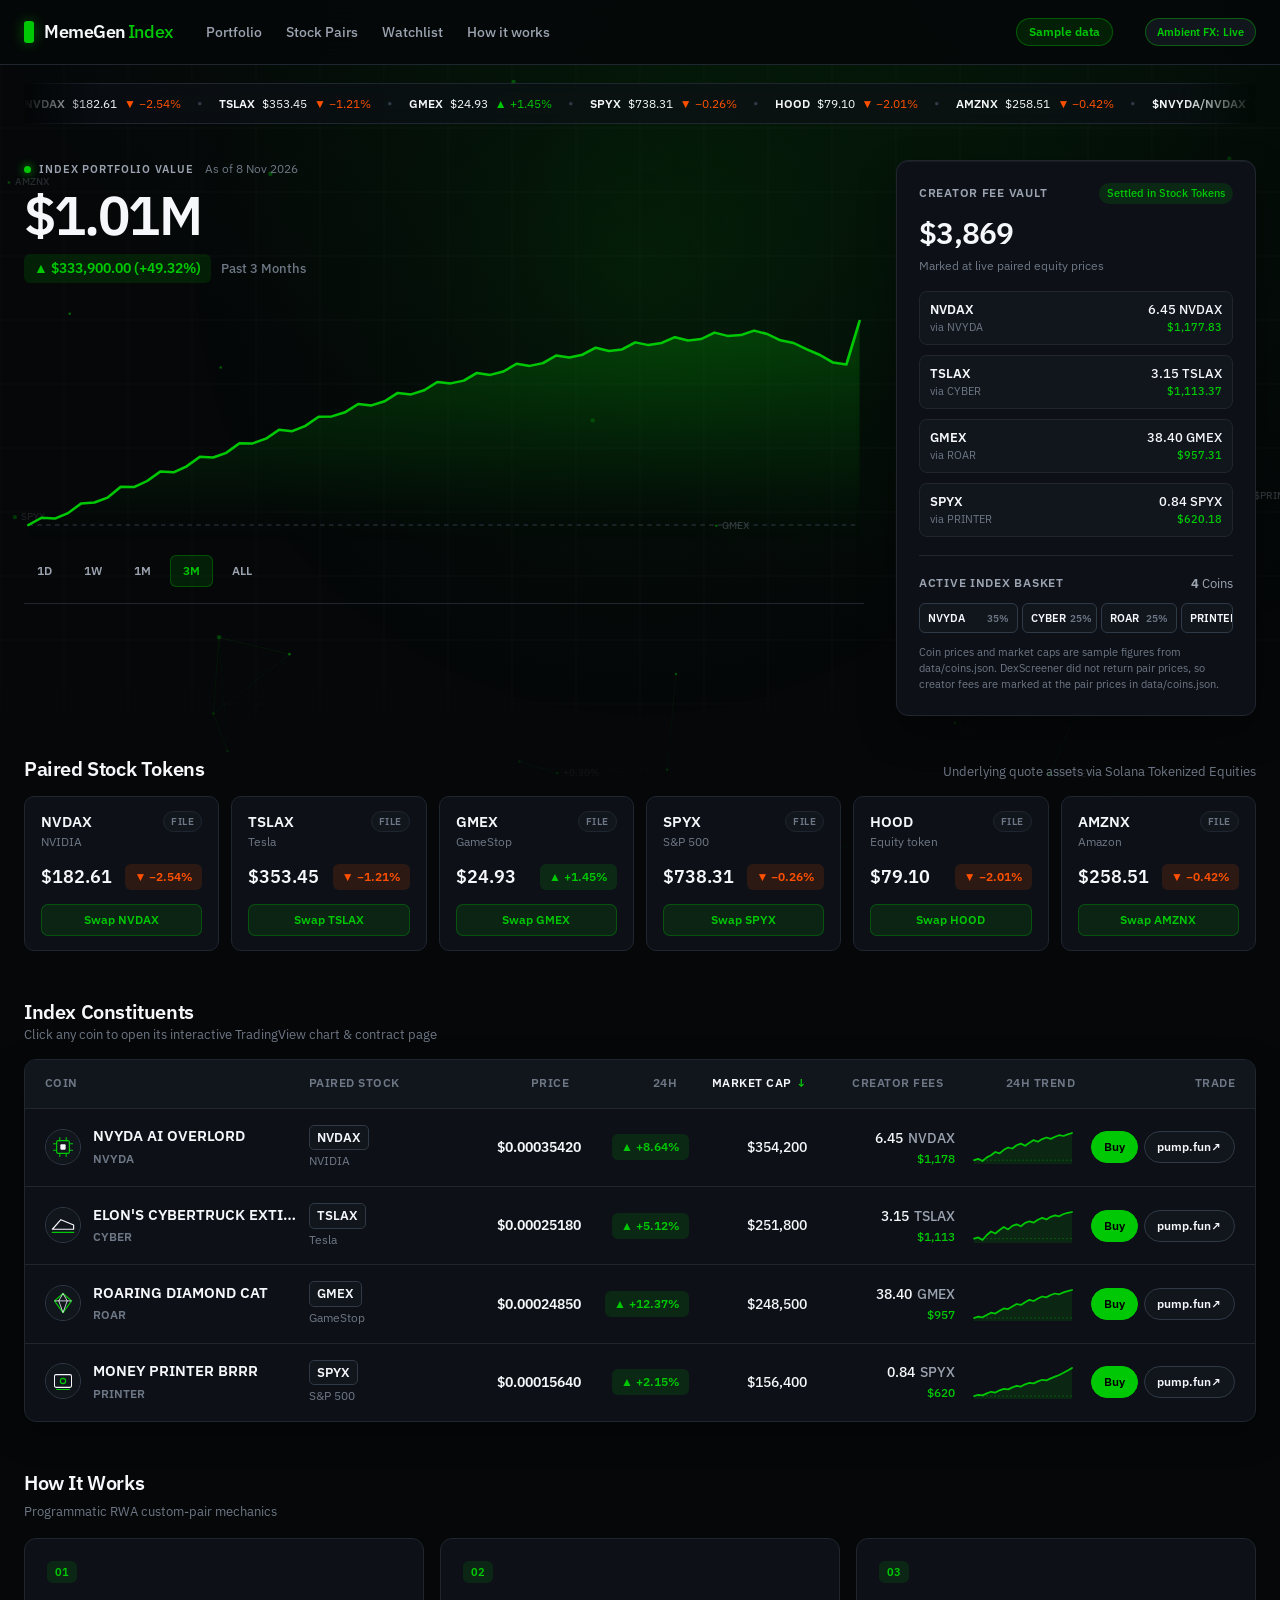
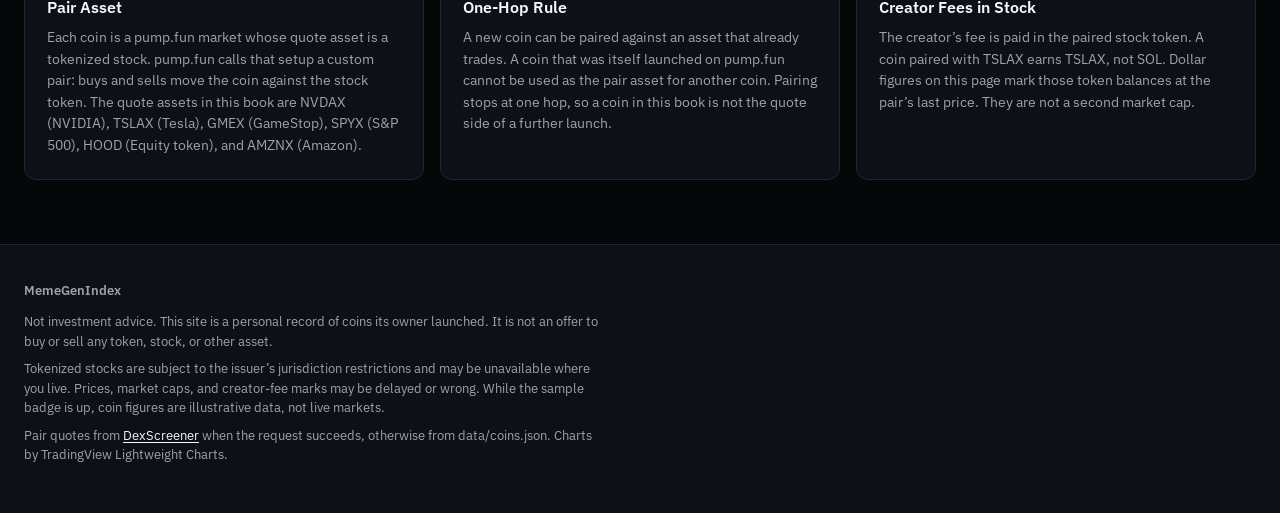
<file: index.html>
<!DOCTYPE html>
<html lang="en">
<head>
  <meta charset="utf-8">
  <meta name="viewport" content="width=device-width, initial-scale=1">
  <meta name="color-scheme" content="dark">
  <meta name="theme-color" content="#050709">
  <meta name="description" content="Portfolio of meme coins launched on pump.fun against tokenized stocks. Creator fees are paid in the paired stock token.">
  <title>Portfolio · MemeGenIndex</title>
  <link rel="icon" href="assets/favicon.svg?v=20261108d" type="image/svg+xml">
  <link rel="preconnect" href="https://fonts.googleapis.com">
  <link rel="preconnect" href="https://fonts.gstatic.com" crossorigin>
  <link rel="stylesheet" href="https://fonts.googleapis.com/css2?family=IBM+Plex+Sans:wght@400;500;600;700&display=swap">
  <link rel="stylesheet" href="assets/styles.css?v=20261108d">
</head>
<body>
  <a class="skip" href="#content">Skip to content</a>
  <header class="site-header">
    <div class="wrap header-inner">
      <a class="brand" href="index.html">
        <span class="brand-mark" aria-hidden="true"></span>
        <span class="brand-name">MemeGen<span class="brand-index">Index</span></span>
      </a>
      <nav class="nav" aria-label="Sections">
        <a href="#overview">Portfolio</a>
        <a href="#paired-equities">Stock Pairs</a>
        <a href="#coins">Watchlist</a>
        <a href="#how">How it works</a>
      </nav>
      <p class="badge" id="sample-badge">Sample data</p>
    </div>
  </header>
  <main class="wrap page" id="content">
    <noscript><p class="state">JavaScript is required to load data/coins.json.</p></noscript>
    <div id="app"><p class="state">Loading the book…</p></div>
  </main>
  <footer class="site-footer">
    <div class="wrap footer-inner">
      <p class="footer-name">MemeGenIndex</p>
      <p>Not investment advice. This site is a personal record of coins its owner launched. It is not an offer to buy or sell any token, stock, or other asset.</p>
      <p>Tokenized stocks are subject to the issuer’s jurisdiction restrictions and may be unavailable where you live. Prices, market caps, and creator-fee marks may be delayed or wrong. While the sample badge is up, coin figures are illustrative data, not live markets.</p>
      <p class="footer-meta">Pair quotes from <a href="https://dexscreener.com" rel="noopener noreferrer">DexScreener</a> when the request succeeds, otherwise from data/coins.json. Charts by TradingView Lightweight Charts.</p>
    </div>
  </footer>
  <script type="module" src="assets/app.js?v=20261108d"></script>
</body>
</html>
</file>
<file: assets/styles.css>
/* High-Craft Brokerage Dark UI (MemeGenIndex) */

:root {
  --bg: #050709;
  --bg-elev: #0d1117;
  --bg-card: #11161d;
  --row: #151b23;
  --line: #1f2630;
  --line-strong: #303946;
  --text: #f5f7fa;
  --text-dim: #9ba3b0;
  --text-faint: #6e7785;
  --accent: #00c805;
  --up: #00c805;
  --down: #ff5000;
  --page: 1320px;
  color-scheme: dark;
  background: var(--bg);
}

*,
*::before,
*::after {
  box-sizing: border-box;
}

html {
  background: var(--bg);
  scrollbar-color: var(--line-strong) transparent;
  scroll-behavior: smooth;
}

body {
  margin: 0;
  min-height: 100vh;
  display: flex;
  flex-direction: column;
  background: var(--bg);
  background-image: radial-gradient(ellipse 80% 45% at 50% -10%, rgba(0, 200, 5, 0.07), transparent 70%);
  color: var(--text);
  font-family: "IBM Plex Sans", -apple-system, BlinkMacSystemFont, "Segoe UI", Roboto, sans-serif;
  font-size: 14px;
  line-height: 1.5;
  font-variant-numeric: tabular-nums;
  font-feature-settings: "tnum" 1;
  text-rendering: optimizeLegibility;
  -webkit-font-smoothing: antialiased;
}

h1,
h2,
h3,
p {
  margin: 0;
}

button,
select {
  font: inherit;
  color: inherit;
}

button {
  cursor: pointer;
}

a {
  color: inherit;
  text-decoration: none;
}

:focus {
  outline: none;
}

:focus-visible {
  outline: 2px solid var(--accent);
  outline-offset: 2px;
}

::selection {
  background: rgba(0, 200, 5, 0.25);
  color: var(--text);
}

code {
  font-family: ui-monospace, SFMono-Regular, Menlo, Monaco, Consolas, monospace;
  font-size: 0.92em;
  color: var(--text);
}

.skip {
  position: absolute;
  left: 16px;
  top: -48px;
  z-index: 50;
  background: var(--bg-elev);
  color: var(--text);
  border: 1px solid var(--line-strong);
  padding: 8px 12px;
  border-radius: 6px;
}

.skip:focus {
  top: 8px;
}

.wrap {
  width: min(var(--page), calc(100% - 48px));
  margin-inline: auto;
  position: relative;
  z-index: 1;
}

/* Fixed Interactive Zero-G Constellation & Aurora Canvas */
.rh-ambient-canvas {
  position: fixed;
  inset: 0;
  width: 100%;
  height: 100%;
  pointer-events: none;
  z-index: 0;
  mask-image: linear-gradient(to bottom, #000 72%, transparent 100%);
  -webkit-mask-image: linear-gradient(to bottom, #000 72%, transparent 100%);
}

/* Ambient FX Toggle Pill in Header */
.rh-fx-toggle {
  font-size: 11px;
  font-weight: 600;
  color: var(--text-dim);
  background: var(--bg-card);
  border: 1px solid var(--line-strong);
  border-radius: 999px;
  padding: 5px 11px;
  white-space: nowrap;
  transition: border-color 140ms ease, color 140ms ease;
}

.rh-fx-toggle[aria-pressed="true"] {
  color: var(--up);
  border-color: color-mix(in oklab, var(--up), transparent 60%);
}

.rh-fx-toggle:hover {
  border-color: var(--text);
  color: var(--text);
}

/* Infinite Live Market Ticker Tape with Edge Mask Fade */
.rh-tape-wrap {
  margin-top: 18px;
  padding: 9px 0;
  border-top: 1px solid var(--line);
  border-bottom: 1px solid var(--line);
  background: rgba(13, 17, 23, 0.68);
  backdrop-filter: blur(8px);
  overflow: clip;
  mask-image: linear-gradient(to right, transparent 0%, #000 6%, #000 94%, transparent 100%);
  -webkit-mask-image: linear-gradient(to right, transparent 0%, #000 6%, #000 94%, transparent 100%);
}

.rh-tape-track {
  display: flex;
  width: max-content;
  animation: rhTapeScroll 38s linear infinite;
  @media (prefers-reduced-motion: reduce) {
    animation-play-state: paused;
  }
}

.rh-tape-wrap:hover .rh-tape-track,
html[data-fx-paused="true"] .rh-tape-track {
  animation-play-state: paused;
}

@keyframes rhTapeScroll {
  from {
    translate: 0 0;
  }
  to {
    translate: -50% 0;
  }
}

.rh-tape-group {
  display: flex;
  align-items: center;
  gap: 16px;
  padding-right: 16px;
}

.rh-tape-item {
  display: inline-flex;
  align-items: center;
  gap: 7px;
  font-size: 12px;
  white-space: nowrap;
}

.rh-tape-item strong {
  color: var(--text);
  font-weight: 600;
}

.rh-tape-sep {
  color: var(--line-strong);
}

/* Cursor-Tracked Specular Glow on Cards */
.rh-hero-card,
.rh-pair-card,
.rh-note-card,
.rh-order-card,
.rh-fact-box,
.book {
  position: relative;
  background-image: radial-gradient(
    420px circle at var(--mx, -500px) var(--my, -500px),
    rgba(0, 200, 5, 0.085),
    transparent 60%
  );
}

main {
  flex: 1 0 auto;
  min-width: 0;
}

.page {
  padding-bottom: 64px;
}

/* Sticky Brokerage Top Navbar */
.site-header {
  position: sticky;
  top: 0;
  z-index: 30;
  background: rgba(5, 7, 9, 0.86);
  backdrop-filter: blur(16px);
  -webkit-backdrop-filter: blur(16px);
  border-bottom: 1px solid var(--line);
}

.header-inner {
  display: flex;
  flex-wrap: wrap;
  align-items: center;
  column-gap: 32px;
  min-height: 64px;
}

.brand {
  display: inline-flex;
  align-items: center;
  gap: 10px;
  min-height: 64px;
  flex: none;
  color: var(--text);
}

.brand-mark {
  width: 10px;
  height: 22px;
  background: var(--accent);
  border-radius: 3px;
  box-shadow: 0 0 14px rgba(0, 200, 5, 0.45);
  display: block;
  flex: none;
}

.brand-name {
  font-size: 18px;
  font-weight: 600;
  letter-spacing: -0.025em;
  line-height: 1.2;
}

.brand-index {
  color: var(--accent);
  font-weight: 500;
  margin-left: 2px;
}

.nav {
  display: flex;
  align-items: center;
  gap: 24px;
}

.nav a {
  display: inline-flex;
  align-items: center;
  min-height: 36px;
  font-size: 14px;
  font-weight: 500;
  color: var(--text-dim);
  transition: color 140ms ease;
}

.nav a:hover {
  color: var(--text);
}

.badge {
  margin: 0 0 0 auto;
  flex: none;
  font-size: 12px;
  line-height: 16px;
  font-weight: 600;
  color: var(--accent);
  background: color-mix(in oklab, var(--accent), transparent 88%);
  border: 1px solid color-mix(in oklab, var(--accent), transparent 65%);
  border-radius: 999px;
  padding: 5px 12px;
  white-space: nowrap;
}

/* Hero Portfolio Section (Split 8-col Chart + 4-col Vault Card) */
.rh-hero {
  display: grid;
  grid-template-columns: minmax(0, 1fr) 360px;
  gap: 32px;
  padding-top: 36px;
  align-items: start;
}

.rh-hero-main {
  min-width: 0;
}

.rh-kicker-row {
  display: flex;
  align-items: center;
  gap: 12px;
  flex-wrap: wrap;
  margin-bottom: 8px;
}

.rh-live-pill {
  display: inline-flex;
  align-items: center;
  gap: 8px;
  font-size: 11px;
  font-weight: 600;
  letter-spacing: 0.08em;
  text-transform: uppercase;
  color: var(--text-dim);
}

.rh-live-dot {
  width: 7px;
  height: 7px;
  border-radius: 50%;
  background: var(--up);
  box-shadow: 0 0 10px var(--up);
  animation: rhPulse 2s ease-in-out infinite;
}

@keyframes rhPulse {
  0%, 100% { opacity: 1; transform: scale(1); }
  50% { opacity: 0.45; transform: scale(0.88); }
}

.rh-asof {
  font-size: 12px;
  color: var(--text-faint);
}

.rh-hero-price {
  font-size: clamp(36px, 5vw, 54px);
  font-weight: 600;
  letter-spacing: -0.035em;
  line-height: 1.08;
  color: var(--text);
}

.rh-hero-delta {
  display: flex;
  align-items: center;
  gap: 10px;
  margin-top: 10px;
  flex-wrap: wrap;
}

.rh-delta-badge {
  display: inline-flex;
  align-items: center;
  gap: 4px;
  font-size: 14px;
  font-weight: 600;
  padding: 4px 10px;
  border-radius: 6px;
}

.rh-delta-badge.chg-up {
  color: var(--up);
  background: color-mix(in oklab, var(--up), transparent 87%);
}

.rh-delta-badge.chg-down {
  color: var(--down);
  background: color-mix(in oklab, var(--down), transparent 87%);
}

.rh-delta-badge.chg-flat {
  color: var(--text-dim);
  background: var(--bg-card);
}

.rh-delta-period {
  font-size: 13px;
  color: var(--text-faint);
  font-weight: 500;
}

/* Interactive Hero SVG Chart */
.rh-chart-wrap {
  position: relative;
  margin-top: 20px;
  height: 240px;
  width: 100%;
  cursor: crosshair;
  user-select: none;
  touch-action: pan-y;
}

.rh-hero-svg {
  width: 100%;
  height: 100%;
  display: block;
  overflow: visible;
}

/* Timeframe Switcher Pills */
.rh-range-bar {
  display: flex;
  align-items: center;
  gap: 6px;
  margin-top: 12px;
  padding-bottom: 16px;
  border-bottom: 1px solid var(--line);
}

.rh-range-btn {
  background: transparent;
  border: 1px solid transparent;
  border-radius: 6px;
  padding: 6px 12px;
  font-size: 12px;
  font-weight: 600;
  color: var(--text-dim);
  transition: all 140ms ease;
}

.rh-range-btn:hover {
  color: var(--text);
  background: var(--bg-card);
}

.rh-range-btn.is-active {
  color: var(--up);
  background: color-mix(in oklab, var(--up), transparent 88%);
  border-color: color-mix(in oklab, var(--up), transparent 70%);
}

/* Right-Hand Brokerage Summary & Creator Vault Card */
.rh-hero-card {
  background: var(--bg-elev);
  border: 1px solid var(--line);
  border-radius: 12px;
  padding: 22px;
  box-shadow: inset 0 1px 0 rgba(255, 255, 255, 0.05), 0 16px 36px rgba(0, 0, 0, 0.4);
}

.rh-card-header {
  display: flex;
  align-items: center;
  justify-content: space-between;
  gap: 8px;
}

.rh-card-label {
  font-size: 12px;
  font-weight: 600;
  text-transform: uppercase;
  letter-spacing: 0.06em;
  color: var(--text-dim);
}

.rh-card-tag {
  font-size: 11px;
  font-weight: 500;
  color: var(--up);
  background: color-mix(in oklab, var(--up), transparent 88%);
  padding: 2px 8px;
  border-radius: 999px;
}

.rh-card-big {
  font-size: 30px;
  font-weight: 600;
  letter-spacing: -0.025em;
  margin-top: 6px;
  color: var(--text);
}

.rh-card-sub {
  font-size: 12px;
  color: var(--text-faint);
  margin-top: 2px;
}

.rh-vault-list {
  margin-top: 16px;
  display: flex;
  flex-direction: column;
  gap: 10px;
}

.rh-vault-row {
  display: flex;
  align-items: center;
  justify-content: space-between;
  padding: 8px 10px;
  background: var(--bg-card);
  border: 1px solid var(--line);
  border-radius: 8px;
}

.rh-vault-left {
  display: flex;
  flex-direction: column;
}

.rh-vault-sym {
  font-size: 13px;
  font-weight: 600;
  color: var(--text);
}

.rh-vault-Via {
  font-size: 11px;
  color: var(--text-faint);
}

.rh-vault-right {
  text-align: right;
  display: flex;
  flex-direction: column;
}

.rh-vault-qty {
  font-size: 13px;
  font-weight: 500;
  color: var(--text);
}

.rh-vault-usd {
  font-size: 11px;
  color: var(--up);
  font-weight: 500;
}

.rh-card-divider {
  margin-top: 18px;
  padding-top: 18px;
  border-top: 1px solid var(--line);
}

.rh-card-val {
  font-size: 13px;
  color: var(--text-dim);
}

.rh-alloc-bar {
  display: flex;
  gap: 4px;
  height: 30px;
  margin-top: 10px;
}

.rh-alloc-seg {
  background: var(--bg-card);
  border: 1px solid var(--line-strong);
  border-radius: 6px;
  display: flex;
  align-items: center;
  justify-content: space-between;
  padding: 0 8px;
  font-size: 11px;
  font-weight: 600;
  color: var(--text);
  overflow: clip;
  min-width: 0;
  transition: all 140ms ease;
}

.rh-alloc-seg:hover {
  border-color: var(--up);
  background: color-mix(in oklab, var(--up), transparent 85%);
  color: var(--up);
}

.rh-alloc-pct {
  color: var(--text-faint);
  font-size: 10px;
  margin-left: 4px;
}

.rh-status-note {
  margin-top: 12px;
  font-size: 11px;
  line-height: 1.45;
  color: var(--text-faint);
}

/* Paired Stock Tokens Strip */
.rh-tickers-section {
  margin-top: 40px;
}

.rh-section-sub {
  font-size: 13px;
  color: var(--text-faint);
}

.rh-ticker-strip {
  display: grid;
  grid-template-columns: repeat(auto-fit, minmax(185px, 1fr));
  gap: 12px;
  margin-top: 14px;
}

.rh-pair-card {
  background: var(--bg-elev);
  border: 1px solid var(--line);
  border-radius: 10px;
  padding: 14px 16px;
  display: flex;
  flex-direction: column;
  justify-content: space-between;
  gap: 12px;
  transition: border-color 140ms ease, transform 140ms ease;
}

.rh-pair-card:hover {
  border-color: var(--line-strong);
  transform: translateY(-1px);
}

.rh-pair-top {
  display: flex;
  align-items: flex-start;
  justify-content: space-between;
  gap: 8px;
}

.rh-pair-symbol {
  display: block;
  font-size: 15px;
  font-weight: 600;
  color: var(--text);
}

.rh-pair-name {
  display: block;
  font-size: 12px;
  color: var(--text-faint);
}

.rh-pair-status {
  font-size: 10px;
  font-weight: 600;
  text-transform: uppercase;
  letter-spacing: 0.05em;
  padding: 2px 7px;
  border-radius: 999px;
  color: var(--text-faint);
  background: var(--bg-card);
  border: 1px solid var(--line);
}

.rh-pair-status.is-live {
  color: var(--up);
  border-color: color-mix(in oklab, var(--up), transparent 70%);
  background: color-mix(in oklab, var(--up), transparent 90%);
}

.rh-pair-bottom {
  display: flex;
  align-items: center;
  justify-content: space-between;
  gap: 8px;
}

.rh-pair-price {
  font-size: 18px;
  font-weight: 600;
  color: var(--text);
}

/* Robinhood-Style Percentage Pill */
.rh-pill {
  display: inline-flex;
  align-items: center;
  justify-content: center;
  padding: 4px 9px;
  border-radius: 6px;
  font-size: 12px;
  font-weight: 600;
  white-space: nowrap;
}

.rh-pill.chg-up {
  color: var(--up);
  background: color-mix(in oklab, var(--up), transparent 87%);
}

.rh-pill.chg-down {
  color: var(--down);
  background: color-mix(in oklab, var(--down), transparent 87%);
}

.rh-pill.chg-flat {
  color: var(--text-dim);
  background: var(--bg-card);
}

/* Main Constituents Book Section */
.block {
  margin-top: 48px;
}

.section-head {
  display: flex;
  align-items: flex-end;
  justify-content: space-between;
  gap: 16px;
  margin-bottom: 14px;
  flex-wrap: wrap;
}

h2 {
  font-size: 20px;
  font-weight: 600;
  letter-spacing: -0.02em;
  line-height: 1.3;
}

.sort-label {
  display: none;
  align-items: center;
  gap: 8px;
  font-size: 12px;
  font-weight: 500;
  color: var(--text-faint);
}

.sort-label select {
  appearance: none;
  background-color: var(--bg-elev);
  background-image: url("data:image/svg+xml,%3Csvg xmlns='http://www.w3.org/2000/svg' width='12' height='12' viewBox='0 0 12 12'%3E%3Cpath d='M2.5 4.5 6 8l3.5-3.5' fill='none' stroke='%239ba3b0' stroke-width='1.25' stroke-linecap='round' stroke-linejoin='round'/%3E%3C/svg%3E");
  background-repeat: no-repeat;
  background-position: right 10px center;
  border: 1px solid var(--line-strong);
  border-radius: 8px;
  min-height: 36px;
  padding: 4px 30px 4px 12px;
  font-size: 13px;
}

.book {
  background: var(--bg-elev);
  border: 1px solid var(--line);
  border-radius: 12px;
  overflow: hidden;
  box-shadow: 0 12px 32px rgba(0, 0, 0, 0.35);
}

.book-head,
.book-row {
  display: grid;
  grid-template-columns: minmax(190px, 1.7fr) minmax(110px, 1fr) 112px 96px 106px 136px 108px 148px;
  column-gap: 12px;
  align-items: center;
  padding-left: 20px;
  padding-right: 20px;
}

.book-head {
  background: var(--bg-card);
  padding-top: 6px;
  padding-bottom: 6px;
  border-bottom: 1px solid var(--line);
}

.book-head button,
.col-label {
  display: inline-flex;
  align-items: center;
  gap: 4px;
  min-height: 36px;
  padding: 0;
  border: 0;
  background: none;
  font-size: 12px;
  font-weight: 600;
  color: var(--text-faint);
  line-height: 1.4;
  text-align: left;
  text-transform: uppercase;
  letter-spacing: 0.04em;
}

.book-head button:hover,
.book-head [aria-sort="ascending"] button,
.book-head [aria-sort="descending"] button {
  color: var(--text);
}

.book-head .num button,
.book-head .num .col-label {
  width: 100%;
  justify-content: flex-end;
}

.sort-ind {
  display: inline-block;
  min-width: 8px;
  color: var(--up);
}

.book-row {
  padding-top: 16px;
  padding-bottom: 16px;
  border-bottom: 1px solid var(--line);
  transition: background-color 140ms ease;
}

.book-row:last-child {
  border-bottom: 0;
}

.book-row:hover {
  background: var(--row);
}

.coin-link {
  display: inline-flex;
  flex-direction: row;
  align-items: center;
  gap: 12px;
  min-height: 36px;
  max-width: 100%;
  color: inherit;
}

.coin-id {
  display: flex;
  flex-direction: column;
  align-items: flex-start;
  gap: 2px;
  min-width: 0;
}

.mark {
  flex: none;
  width: 36px;
  height: 36px;
  border-radius: 50%;
  border: 1px solid var(--line-strong);
  background: var(--bg-card);
  display: grid;
  place-items: center;
  overflow: hidden;
}

.mark img,
.mark .monogram {
  grid-area: 1 / 1;
}

.mark:not(.is-fallback) .monogram {
  opacity: 0;
}

.mark img {
  width: 100%;
  height: 100%;
  object-fit: cover;
  display: block;
}

.monogram {
  font-size: 12px;
  font-weight: 600;
  letter-spacing: 0.04em;
  line-height: 1;
  color: var(--text);
}

.monogram[data-len="3"] {
  font-size: 10px;
  letter-spacing: 0;
}

.mark-lg {
  width: 56px;
  height: 56px;
}

.mark-lg .monogram {
  font-size: 16px;
}

.coin-name {
  font-weight: 600;
  font-size: 15px;
  max-width: 100%;
  overflow: hidden;
  text-overflow: ellipsis;
  white-space: nowrap;
}

.coin-link:hover .coin-name {
  color: var(--up);
}

.coin-sub {
  font-size: 12px;
  font-weight: 600;
  color: var(--text-faint);
}

.pair-sub,
.fee-usd,
.live-tag {
  font-size: 12px;
  color: var(--text-faint);
  line-height: 1.4;
}

.pair-sym {
  display: inline-block;
  font-weight: 600;
  font-size: 13px;
  color: var(--text);
  background: var(--bg-card);
  border: 1px solid var(--line-strong);
  padding: 2px 7px;
  border-radius: 5px;
}

.pair-sub {
  display: block;
  margin-top: 3px;
}

.cell-price,
.cell-chg,
.cell-mcap,
.cell-fees,
.cell-market {
  text-align: right;
}

.cell-price,
.cell-chg,
.cell-mcap,
.fee-token {
  white-space: nowrap;
}

.cell-price {
  font-weight: 600;
  font-size: 14px;
}

.cell-mcap {
  font-weight: 500;
}

.fee-token {
  display: flex;
  justify-content: flex-end;
  gap: 5px;
  font-weight: 500;
}

.fee-usd {
  display: block;
  margin-top: 2px;
  text-align: right;
  color: var(--up);
  font-weight: 500;
}

.fee-sym {
  color: var(--text-dim);
}

.live-tag {
  display: block;
  margin-top: 2px;
  color: var(--up);
  font-weight: 600;
}

.cell-spark {
  display: flex;
  justify-content: flex-end;
}

.spark {
  display: block;
  width: 104px;
  height: 34px;
}

.spark-up,
.chg-up {
  color: var(--up);
}

.spark-down,
.chg-down {
  color: var(--down);
}

.spark-flat,
.chg-flat {
  color: var(--text-dim);
}

.narrow-label {
  display: none;
}

.rh-trade-actions {
  display: inline-flex;
  align-items: center;
  justify-content: flex-end;
  gap: 6px;
}

.rh-buy-pill {
  display: inline-flex;
  align-items: center;
  justify-content: center;
  padding: 6px 12px;
  border-radius: 999px;
  font-size: 12px;
  font-weight: 600;
  color: #000000;
  background: var(--up);
  border: 1px solid var(--up);
  transition: filter 140ms ease, transform 120ms ease;
}

.rh-buy-pill:hover {
  filter: brightness(1.1);
  transform: translateY(-1px);
}

.rh-pair-buy-btn {
  margin-top: 2px;
  width: 100%;
  padding: 6px 10px;
  border-radius: 7px;
  font-size: 12px;
  font-weight: 600;
  color: var(--up);
  background: color-mix(in oklab, var(--up), transparent 90%);
  border: 1px solid color-mix(in oklab, var(--up), transparent 72%);
  transition: all 140ms ease;
}

.rh-pair-buy-btn:hover {
  background: var(--up);
  border-color: var(--up);
  color: #000000;
}

.rh-cta-secondary {
  display: flex;
  align-items: center;
  justify-content: center;
  width: 100%;
  min-height: 40px;
  margin-top: 8px;
  background: var(--bg-card);
  border: 1px solid var(--line-strong);
  color: var(--text);
  font-weight: 600;
  font-size: 13px;
  border-radius: 999px;
  transition: border-color 140ms ease, color 140ms ease;
}

.rh-cta-secondary:hover {
  border-color: var(--up);
  color: var(--up);
}

.rh-ref-mini {
  margin-top: 14px;
  padding-top: 12px;
  border-top: 1px solid var(--line);
}

.rh-ref-mini-label {
  display: block;
  font-size: 11px;
  font-weight: 600;
  text-transform: uppercase;
  letter-spacing: 0.05em;
  color: var(--text-faint);
  margin-bottom: 8px;
}

/* Native Modal Swap Dialog & Scroll Containment */
dialog.rh-swap-dialog {
  width: min(480px, calc(100% - 24px));
  max-height: calc(100dvh - 32px);
  margin: auto;
  padding: 0;
  background: var(--bg-elev);
  color: var(--text);
  border: 1px solid var(--line-strong);
  border-radius: 16px;
  box-shadow: 0 24px 64px rgba(0, 0, 0, 0.75);
}

dialog.rh-swap-dialog:modal {
  overscroll-behavior: contain;
}

dialog.rh-swap-dialog::backdrop {
  overflow: hidden;
  overscroll-behavior: contain;
  background-color: rgba(3, 5, 8, 0.76);
  backdrop-filter: blur(6px);
  -webkit-backdrop-filter: blur(6px);
}

.rh-swap-shell {
  padding: 20px;
  display: flex;
  flex-direction: column;
  gap: 14px;
}

.rh-swap-head {
  display: flex;
  align-items: flex-start;
  justify-content: space-between;
  gap: 12px;
}

.rh-swap-heading {
  font-size: 20px;
  font-weight: 600;
  margin-top: 6px;
}

.rh-swap-sub {
  font-size: 12.5px;
  color: var(--text-dim);
  margin-top: 4px;
  line-height: 1.45;
}

.rh-swap-close {
  width: 32px;
  height: 32px;
  border-radius: 50%;
  border: 1px solid var(--line-strong);
  background: var(--bg-card);
  color: var(--text-dim);
  display: grid;
  place-items: center;
  font-size: 14px;
}

.rh-swap-close:hover {
  color: var(--text);
  border-color: var(--text);
}

.rh-swap-route-pill {
  display: flex;
  align-items: center;
  justify-content: space-between;
  flex-wrap: wrap;
  gap: 8px;
  padding: 8px 12px;
  background: var(--bg-card);
  border: 1px solid var(--line);
  border-radius: 8px;
  font-size: 12px;
  color: var(--text-dim);
}

.rh-swap-route-pill strong {
  color: var(--up);
}

.rh-jup-wrap {
  min-height: 390px;
  background: var(--bg);
  border: 1px solid var(--line);
  border-radius: 12px;
  overflow: hidden;
  display: flex;
  flex-direction: column;
}

.rh-jup-target {
  width: 100%;
  min-height: 390px;
}

.rh-jup-loading,
.rh-jup-fallback {
  padding: 36px 20px;
  text-align: center;
  color: var(--text-dim);
  font-size: 13px;
}

.rh-ref-bar {
  padding-top: 12px;
  border-top: 1px solid var(--line);
  display: flex;
  flex-direction: column;
  gap: 8px;
}

.rh-ref-label {
  font-size: 11px;
  font-weight: 600;
  text-transform: uppercase;
  letter-spacing: 0.05em;
  color: var(--text-faint);
}

.rh-ref-links {
  display: flex;
  flex-wrap: wrap;
  gap: 6px;
}

.rh-ref-chip {
  flex: 1 1 auto;
  text-align: center;
  padding: 6px 10px;
  border-radius: 8px;
  font-size: 12px;
  font-weight: 600;
  background: var(--bg-card);
  border: 1px solid var(--line-strong);
  color: var(--text);
  transition: all 140ms ease;
}

.rh-ref-chip:hover {
  border-color: var(--up);
  color: var(--up);
}

.rh-ref-chip.rh-ref-pump {
  color: var(--up);
  border-color: color-mix(in oklab, var(--up), transparent 65%);
  background: color-mix(in oklab, var(--up), transparent 90%);
}

.rh-trade-btn {
  display: inline-flex;
  align-items: center;
  justify-content: center;
  padding: 6px 12px;
  border-radius: 999px;
  font-size: 12px;
  font-weight: 600;
  color: var(--text);
  background: var(--bg-card);
  border: 1px solid var(--line-strong);
  transition: all 140ms ease;
}

.rh-trade-btn:hover {
  background: var(--up);
  border-color: var(--up);
  color: #000000;
}

.link {
  color: var(--up);
  font-weight: 500;
}

.link:hover {
  text-decoration: underline;
}

.muted {
  color: var(--text-faint);
}

/* How It Works 3-Card Bento */
.rh-notes-grid {
  display: grid;
  grid-template-columns: repeat(3, minmax(0, 1fr));
  gap: 16px;
  margin-top: 16px;
}

.rh-note-card {
  background: var(--bg-elev);
  border: 1px solid var(--line);
  border-radius: 12px;
  padding: 22px;
}

.rh-note-idx {
  display: inline-block;
  font-size: 11px;
  font-weight: 600;
  color: var(--up);
  background: color-mix(in oklab, var(--up), transparent 88%);
  padding: 3px 8px;
  border-radius: 6px;
  margin-bottom: 12px;
}

.rh-note-card h3 {
  font-size: 16px;
  font-weight: 600;
  margin-bottom: 8px;
}

.rh-note-card p {
  color: var(--text-dim);
  font-size: 13.5px;
  line-height: 1.6;
}

/* Footer */
.site-footer {
  border-top: 1px solid var(--line);
  background: var(--bg-elev);
}

.footer-inner {
  padding-top: 36px;
  padding-bottom: 48px;
}

.footer-name {
  font-weight: 600;
  font-size: 15px;
  margin-bottom: 12px;
}

.footer-inner p {
  max-width: 72ch;
  color: var(--text-dim);
  font-size: 13px;
}

.footer-inner p + p {
  margin-top: 8px;
}

.footer-meta {
  margin-top: 16px;
  font-size: 12px;
  color: var(--text-faint);
}

.footer-inner a {
  color: var(--text);
  text-decoration: underline;
  text-underline-offset: 2px;
}

/* Detail Page (coin.html) */
.state {
  padding: 32px 0 48px;
  max-width: 52ch;
  color: var(--text-dim);
}

.state h1 {
  color: var(--text);
  margin-bottom: 8px;
}

.back {
  padding-top: 24px;
  margin-bottom: 16px;
}

.back a {
  display: inline-flex;
  align-items: center;
  min-height: 32px;
  font-weight: 500;
  color: var(--text-dim);
}

.back a:hover {
  color: var(--up);
}

.title-block {
  margin-bottom: 16px;
}

.title-row {
  display: flex;
  align-items: center;
  gap: 16px;
  min-width: 0;
}

.title-copy h1 {
  font-size: clamp(24px, 3.5vw, 34px);
  font-weight: 600;
  letter-spacing: -0.025em;
}

.rh-pair-tag {
  font-size: 11px;
  font-weight: 600;
  color: var(--up);
  background: color-mix(in oklab, var(--up), transparent 88%);
  padding: 3px 8px;
  border-radius: 6px;
}

.sub {
  margin-top: 4px;
  color: var(--text-dim);
}

.quote {
  margin-top: 16px;
  padding-bottom: 20px;
  border-bottom: 1px solid var(--line);
}

.quote .px {
  font-size: clamp(32px, 4.5vw, 44px);
  font-weight: 600;
  letter-spacing: -0.03em;
  line-height: 1.1;
}

.meta {
  margin-top: 8px;
  font-size: 12px;
  color: var(--text-faint);
}

.detail-grid {
  display: grid;
  grid-template-columns: minmax(0, 1fr) 360px;
  gap: 32px;
  align-items: start;
}

.chart-col,
.chart-frame {
  min-width: 0;
}

.chart-head {
  display: flex;
  justify-content: space-between;
  gap: 16px;
  margin-top: 20px;
  margin-bottom: 10px;
  font-size: 12px;
  font-weight: 600;
  text-transform: uppercase;
  letter-spacing: 0.05em;
  color: var(--text-faint);
}

.chart-frame {
  height: 400px;
  border: 1px solid var(--line);
  border-radius: 12px;
  background: var(--bg-elev);
  position: relative;
  overflow: hidden;
  touch-action: pan-y;
}

.chart-frame svg.fallback {
  width: 100%;
  height: 100%;
  display: block;
}

.caption {
  margin-top: 10px;
  font-size: 12px;
  color: var(--text-faint);
}

.facts {
  display: flex;
  flex-direction: column;
  gap: 16px;
}

.rh-order-card,
.rh-fact-box {
  background: var(--bg-elev);
  border: 1px solid var(--line);
  border-radius: 12px;
  padding: 20px;
}

.rh-order-top {
  display: flex;
  justify-content: space-between;
  align-items: center;
  margin-bottom: 14px;
}

.rh-order-title {
  font-size: 16px;
  font-weight: 600;
}

.rh-order-pair {
  font-size: 12px;
  font-weight: 600;
  color: var(--text-dim);
  background: var(--bg-card);
  padding: 3px 8px;
  border-radius: 6px;
}

.rh-cta-primary {
  display: flex;
  align-items: center;
  justify-content: center;
  width: 100%;
  min-height: 44px;
  background: var(--up);
  color: #000000;
  font-weight: 600;
  font-size: 14px;
  border-radius: 999px;
  transition: transform 120ms ease, filter 120ms ease;
}

.rh-cta-primary:hover {
  filter: brightness(1.08);
  transform: translateY(-1px);
}

.rh-order-stats {
  margin-top: 18px;
  padding-top: 14px;
  border-top: 1px solid var(--line);
  display: flex;
  flex-direction: column;
  gap: 10px;
}

.rh-stat-row {
  display: flex;
  justify-content: space-between;
  font-size: 13px;
}

.rh-stat-row span {
  color: var(--text-dim);
}

.fact h2 {
  font-size: 12px;
  font-weight: 600;
  text-transform: uppercase;
  letter-spacing: 0.06em;
  color: var(--text-faint);
  margin-bottom: 10px;
}

.rh-pair-quote-row {
  display: flex;
  justify-content: space-between;
  align-items: flex-start;
  gap: 12px;
}

.pair-line {
  font-size: 18px;
  font-weight: 600;
}

.pair-name,
.kind {
  font-size: 12px;
  color: var(--text-dim);
}

.rh-pair-quote-row .px {
  font-size: 18px;
  font-weight: 600;
}

.mint-label {
  margin-top: 14px;
  margin-bottom: 4px;
  font-size: 11px;
  font-weight: 600;
  text-transform: uppercase;
  color: var(--text-faint);
}

.restrict {
  margin-top: 10px;
  font-size: 11px;
  color: var(--text-faint);
}

.addr-row {
  display: flex;
  align-items: center;
  justify-content: space-between;
  gap: 10px;
  background: var(--bg-card);
  border: 1px solid var(--line);
  border-radius: 8px;
  padding: 8px 10px;
}

.addr {
  margin: 0;
  min-width: 0;
  font-family: ui-monospace, SFMono-Regular, Menlo, monospace;
  font-size: 12px;
  color: var(--text-dim);
  overflow: hidden;
  text-overflow: ellipsis;
  white-space: nowrap;
}

.copy {
  flex: none;
  min-height: 28px;
  padding: 4px 10px;
  border: 1px solid var(--line-strong);
  border-radius: 6px;
  background: var(--bg-elev);
  color: var(--text);
  font-size: 12px;
  font-weight: 600;
}

.copy:hover {
  border-color: var(--up);
  color: var(--up);
}

.vh {
  position: absolute;
  width: 1px;
  height: 1px;
  padding: 0;
  margin: -1px;
  overflow: hidden;
  clip: rect(0, 0, 0, 0);
  white-space: nowrap;
  border: 0;
}

/* Responsive Breakpoints */
@media (max-width: 1080px) {
  .rh-hero,
  .detail-grid {
    grid-template-columns: 1fr;
  }

  .rh-notes-grid {
    grid-template-columns: 1fr;
  }

  .sort-label {
    display: inline-flex;
  }

  .book-head {
    display: none;
  }

  .book-row {
    grid-template-columns: minmax(0, 1fr) auto;
    grid-template-areas:
      "coin price"
      "pair chg"
      "mcap fees"
      "spark market";
    row-gap: 10px;
    padding: 16px;
  }

  .cell-coin { grid-area: coin; }
  .cell-price { grid-area: price; }
  .cell-pair { grid-area: pair; }
  .cell-chg { grid-area: chg; }
  .cell-mcap { grid-area: mcap; text-align: left; }
  .cell-fees { grid-area: fees; }
  .cell-spark { grid-area: spark; justify-content: flex-start; }
  .cell-market { grid-area: market; }

  .narrow-label {
    display: block;
    font-size: 11px;
    color: var(--text-faint);
    margin-bottom: 2px;
  }

  .narrow-label.inline {
    display: inline;
    margin-right: 6px;
  }
}

@media (max-width: 760px) {
  .wrap {
    width: calc(100% - 32px);
  }
}

@media (forced-colors: active) {
  .rh-hero-card,
  .rh-pair-card,
  .book,
  .rh-note-card,
  .rh-order-card,
  .rh-fact-box {
    border: 1px solid CanvasText;
  }
}
</file>
